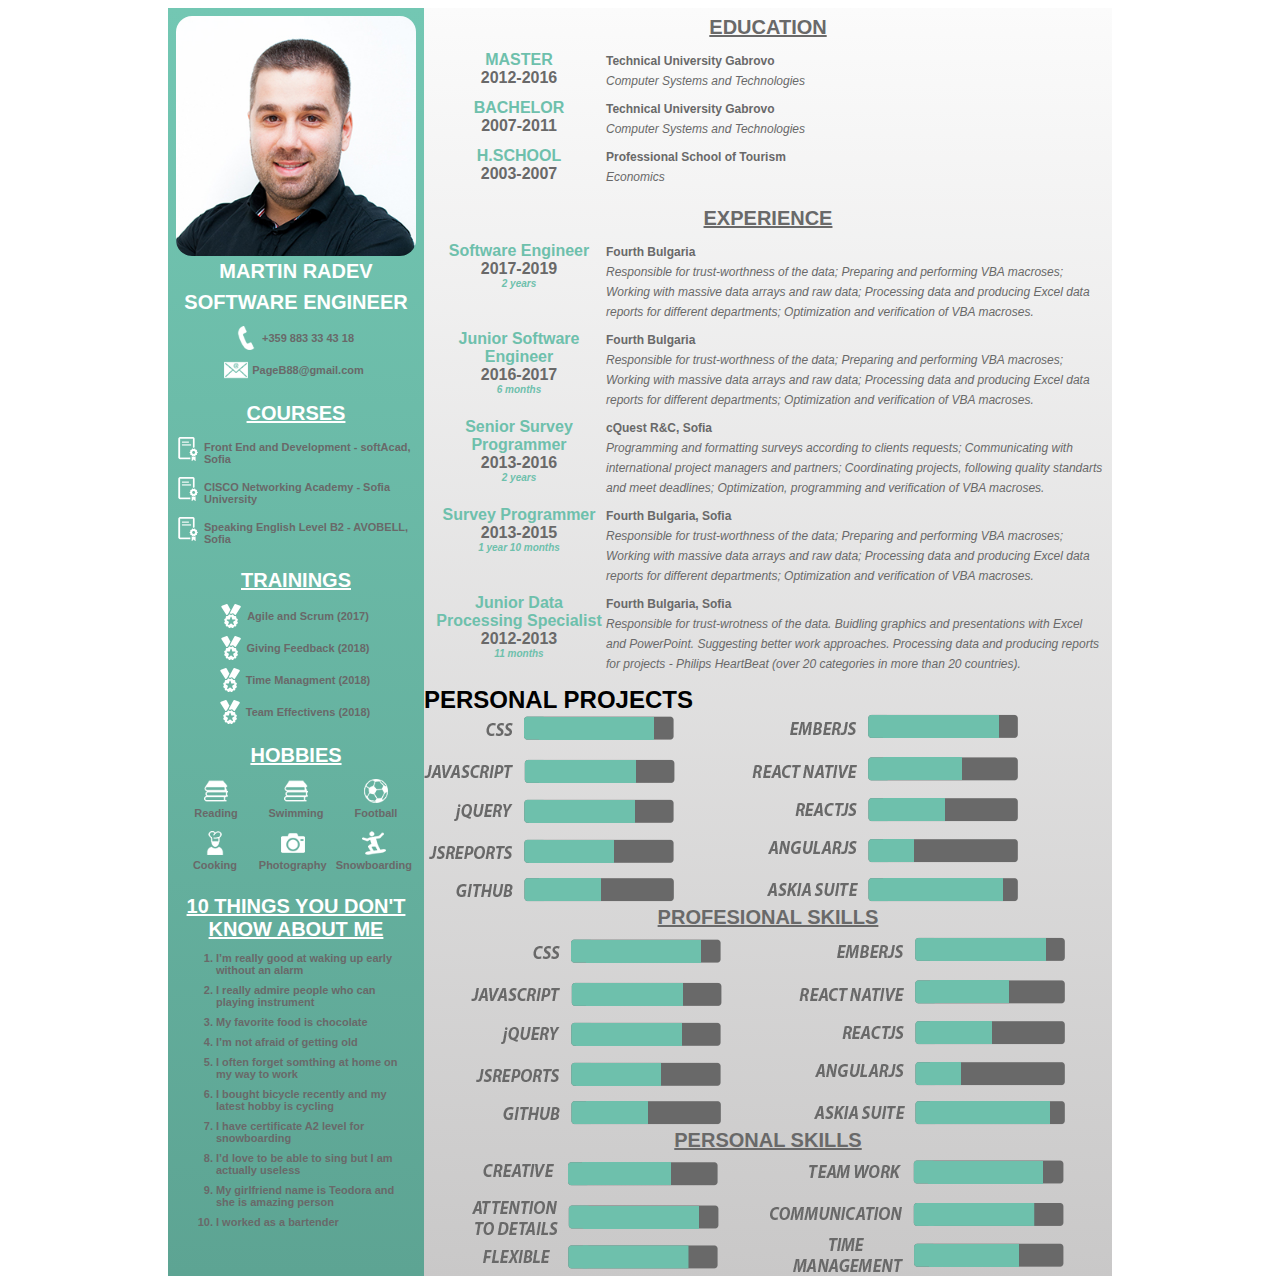
<file: index.html>
<!DOCTYPE html>
<html lang="en">
<head>
    <meta charset="UTF-8">
    <title>CV - Martin Radev</title>
    <link rel="stylesheet" href="css/styles.css">
</head>
<body>
    <div class="wraper">
        <div class="biography">
            <section class="leftSection">
                <article class="about">
                    <img  class="about__portrait" src="images/martin.jpg" alt="Martin Radev">
                    <h1 class="about__nickname">MARTIN RADEV</h1>
                    <h2 class="about__profession">SOFTWARE ENGINEER</h2>
                        <div class="about__content">
                            <img class="about__icon" src="images/icons/phone.png" alt="+359 883 33 43 18">
                            <p class="about__name">+359 883 33 43 18</p>
                        </div>
                        <div class="about__content">
                            <img class="about__icon" src="images/icons/email.png" alt="PageB88@gmail.com">
                            <p class="about__name">PageB88@gmail.com</p>
                        </div>
                </article>
                <article class="course">
                    <h2 class="course__title">COURSES</h2>
                    <div class="course__content">
                        <img class="course__icon" src="images/icons/diploma.png" alt="Front End and Development - softAcad Sofia">
                        <p class="course__name">Front End and Development - softAcad, Sofia</p>
                    </div>
                    <div class="course__content">
                        <img class="course__icon" src="images/icons/diploma.png" alt="CISCO Networking Academy - Sofia University">
                        <p class="course__name">CISCO Networking Academy - Sofia University</p>
                    </div>
                    <div class="course__content">
                        <img class="course__icon" src="images/icons/diploma.png" alt="Speaking English Level B2 - AVOBELL, Sofia">
                        <p class="course__name">Speaking English Level B2 - AVOBELL, Sofia</p>
                    </div>
                </article>
                <article class="training">
                    <h2 class="training__title">TRAININGS</h2>
                    <div class="training__content">
                        <img class="training__icon" src="images/icons/diploma2.png" alt="Agile and Scrum">
                        <p class="training__name">Agile and Scrum (2017)</p>
                    </div>
                    <div class="training__content">
                        <img class="training__icon" src="images/icons/diploma2.png" alt="Giving Feedback">
                        <p class="training__name">Giving Feedback (2018)</p>
                    </div>
                    <div class="training__content">
                        <img class="training__icon" src="images/icons/diploma2.png" alt="Time Managment">
                        <p class="training__name">Time Managment (2018)</p>
                    </div>
                    <div class="training__content">
                        <img class="training__icon" src="images/icons/diploma2.png" alt="Team Effectivens">
                        <p class="training__name">Team Effectivens (2018)</p>
                    </div>
                </article>
                <article class="hobby">
                    <h2 class="hobby__title">HOBBIES</h2>
                    <div class="hobby__content">
                        <div class="hobby__wrapper">
                            <img class="hobby__icon" src="images/icons/book.png" alt="Reading">
                            <p class="hobby__name">Reading</p>
                        </div>
                        <div class="hobby__wrapper">
                            <img class="hobby__icon" src="images/icons/book.png" alt="Swimming">
                            <p class="hobby__name">Swimming</p>
                        </div>
                        <div class="hobby__wrapper">
                            <img class="hobby__icon" src="images/icons/football.png" alt="Football">
                            <p class="hobby__name">Football</p>
                        </div>
                    </div>
                    <div class="hobby__content">
                            <div class="hobby__wrapper">
                                <img class="hobby__icon" src="images/icons/cooker.png" alt="Cooking">
                                <p class="hobby__name">Cooking</p>
                            </div>
                            <div class="hobby__wrapper">
                                <img class="hobby__icon" src="images/icons/photo.png" alt="Photography">
                                <p class="hobby__name">Photography</p>
                            </div>
                            <div class="hobby__wrapper">
                                <img class="hobby__icon" src="images/icons/snowboard.png" alt="Snowboarding">
                                <p class="hobby__name">Snowboarding</p>
                            </div>
                        </div>
                </article>
                <article class="about">
                    <h2 class="about__title">10 THINGS YOU DON'T KNOW ABOUT ME</h2>
                    <ol class="about__list">
                        <li class="about__list-item">I’m really good at waking up early without an alarm</li>
                        <li class="about__list-item">I really admire people who can playing instrument</li>
                        <li class="about__list-item">My favorite food is chocolate</li>
                        <li class="about__list-item">I’m not afraid of getting old</li>
                        <li class="about__list-item">I often forget somthing at home on my way to work</li>
                        <li class="about__list-item">I bought bicycle recently and my latest hobby is cycling</li>
                        <li class="about__list-item">I have certificate A2 level for snowboarding</li>
                        <li class="about__list-item">I’d love to be able to sing but I am actually useless</li>
                        <li class="about__list-item">My girlfriend name is Teodora and she is amazing person</li>
                        <li class="about__list-item">I worked as a bartender</li>
                    </ol>
                </article>
            </section>

            <section class="rightSection">
                <article class="education">
                    <h2 class="education__title">EDUCATION</h2>
                    <div class="education__content">
                        <div class="education__degree-form">
                            <p class="education__degree-type">MASTER</p>
                            <p class="education__degree-year">2012-2016</p>
                        </div>
                        <div class="education__establishment-form">
                            <p class="education__name">Technical University Gabrovo</p>
                            <p class="education__profile">Computer Systems and Technologies</p>
                        </div>
                    </div>
                    <div class="education__content">
                        <div class="education__degree-form">
                            <p class="education__degree-type">BACHELOR</p>
                            <p class="education__degree-year">2007-2011</p>
                        </div>
                        <div class="education__establishment-form">
                            <p class="education__name">Technical University Gabrovo</p>
                            <p class="education__profile">Computer Systems and Technologies</p>
                        </div>
                    </div>
                    <div class="education__content">
                        <div class="education__degree-form">
                            <p class="education__degree-type">H.SCHOOL</p>
                            <p class="education__degree-year">2003-2007</p>
                        </div>
                        <div class="education__establishment-form">
                            <p class="education__name">Professional School of Tourism</p>
                            <p class="education__profile">Economics</p>
                        </div>
                    </div>
                </article>
                <article class="experience">
                    <h2 class="experience__title">EXPERIENCE</h2>
                    <div class="experience__content">
                        <div class="experience__degree-form">
                            <p class="experience__degree-type">Software Engineer</p>
                            <p class="experience__degree-year">2017-2019</p>
                            <p class="experience__degree-period">2 years</p>
                        </div>
                        <div class="experience__establishment-form">
                            <p class="experience__name">Fourth Bulgaria</p>
                            <p class="experience__profile">Responsible for trust-worthness of the data; Preparing and performing VBA macroses; Working with massive data arrays and raw data; Processing data and producing Excel data reports for different departments; Optimization and verification of VBA macroses.</p>
                        </div>
                    </div>
                    <div class="experience__content">
                        <div class="experience__degree-form">
                            <p class="experience__degree-type">Junior Software Engineer</p>
                            <p class="experience__degree-year">2016-2017</p>
                            <p class="experience__degree-period">6 months</p>
                        </div>
                        <div class="experience__establishment-form">
                            <p class="experience__name">Fourth Bulgaria</p>
                            <p class="experience__profile">Responsible for trust-worthness of the data; Preparing and performing VBA macroses; Working with massive data arrays and raw data; Processing data and producing Excel data reports for different departments; Optimization and verification of VBA macroses.</p>
                        </div>
                    </div>
                    <div class="experience__content">
                        <div class="experience__degree-form">
                            <p class="experience__degree-type">Senior Survey Programmer</p>
                            <p class="experience__degree-year">2013-2016</p>
                            <p class="experience__degree-period">2 years</p>
                        </div>
                        <div class="experience__establishment-form">
                            <p class="experience__name">cQuest R&C, Sofia</p>
                            <p class="experience__profile">Programming and formatting surveys according to clients requests; Communicating with international project managers and partners; Coordinating projects, following quality standarts and meet deadlines; Optimization, programming and verification of VBA macroses.</p>
                        </div>
                    </div>
                    <div class="experience__content">
                        <div class="experience__degree-form">
                            <p class="experience__degree-type">Survey Programmer</p>
                            <p class="experience__degree-year">2013-2015</p>
                            <p class="experience__degree-period">1 year 10 months</p>
                        </div>
                        <div class="experience__establishment-form">
                            <p class="experience__name">Fourth Bulgaria, Sofia</p>
                            <p class="experience__profile">Responsible for trust-worthness of the data; Preparing and performing VBA macroses; Working with massive data arrays and raw data; Processing data and producing Excel data reports for different departments; Optimization and verification of VBA macroses.</p>
                        </div>
                    </div>
                    <div class="experience__content">
                        <div class="education__degree-form">
                            <p class="education__degree-type">Junior Data Processing Specialist</p>
                            <p class="education__degree-year">2012-2013</p>
                            <p class="education__degree-period">11 months</p>
                        </div>
                        <div class="education__establishment-form">
                            <p class="education__name">Fourth Bulgaria, Sofia</p>
                            <p class="education__profile">Responsible for trust-wrotness of the data. Buidling graphics and presentations with Excel and PowerPoint. Suggesting better work approaches. Processing data and producing reports for projects - Philips HeartBeat (over 20 categories in more than 20 countries).</p>
                        </div>
                    </div>
                </article>
                <article class="projects">
                    <!-- <img src="images/person.png" alt="Professional Skills"> -->
                    <h2 class="projects__title">PERSONAL PROJECTS</h2>
                    <div class="projects__image">
                        <img src="images/bar_1.png" alt="Professional Skills">
                    </div>
                </article>
                <article class="professional">
                    <!-- <img src="images/person.png" alt="Professional Skills"> -->
                    <h2 class="personal__title">PROFESIONAL SKILLS</h2>
                    <div class="professional__image">
                        <img src="images/bar_1.png" alt="Professional Skills">
                    </div>
                </article>
                <article class="personal">
                    <!-- <img src="images/business.png" alt="Personals Skills"> -->
                    <h2 class="personal__title">PERSONAL SKILLS</h2>
                    <div class="personal__image">
                        <img src="images/bar_2.png" alt="Personals Skills">
                    </div>
                </article>
            </section>
        </div>
    </div>
</body>
<script></script>
</html>
</file>
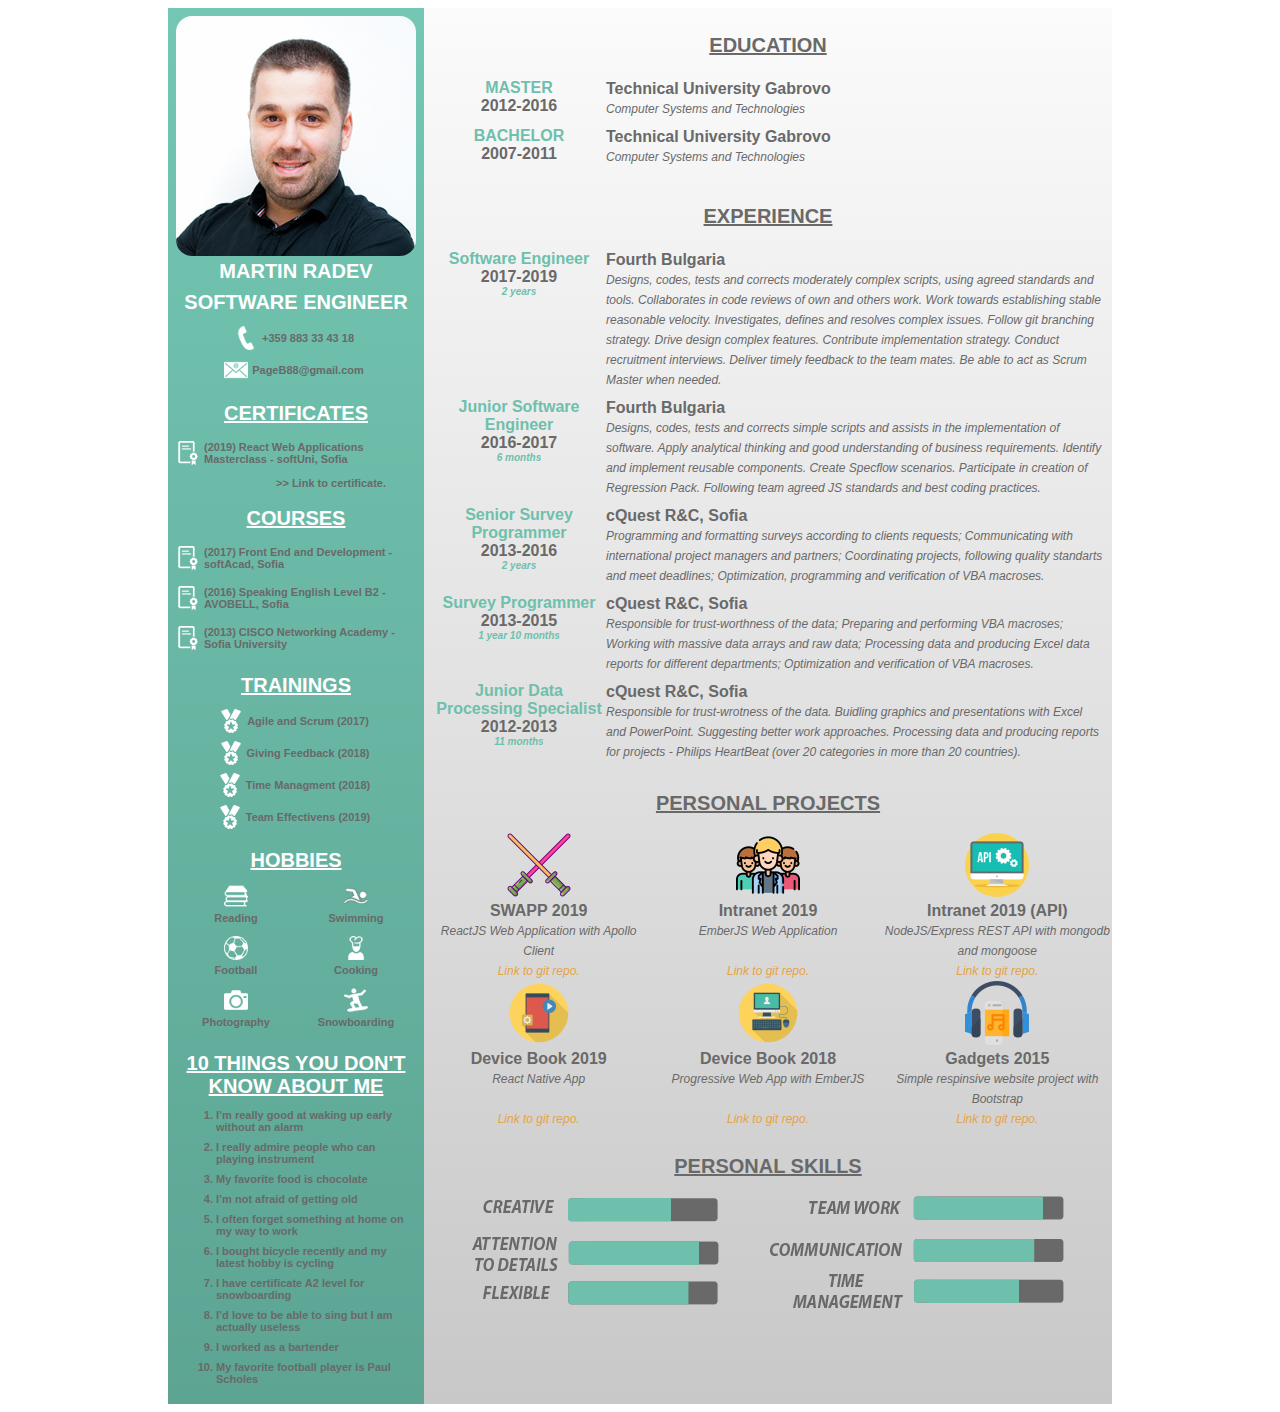
<file: public/index.html>
<!DOCTYPE html>
<html lang="en">
<head>
    <meta charset="UTF-8">
    <title>CV - Martin Radev</title>
    <link rel="stylesheet" href="css/styles.css">
</head>
<body>
    <div class="wraper">
        <div class="biography">
            <section class="leftSection">
                <article class="about">
                    <img  class="about__portrait" src="images/martin.jpg" alt="Martin Radev">
                    <h1 class="about__nickname">MARTIN RADEV</h1>
                    <h2 class="about__profession">SOFTWARE ENGINEER</h2>
                        <div class="about__content">
                            <img class="about__icon" src="images/icons/phone.png" alt="+359 883 33 43 18">
                            <p class="about__name">+359 883 33 43 18</p>
                        </div>
                        <div class="about__content">
                            <img class="about__icon" src="images/icons/email.png" alt="PageB88@gmail.com">
                            <p class="about__name">PageB88@gmail.com</p>
                        </div>
                </article>
                <article class="course">
                    <h2 class="course__title">CERTIFICATES</h2>
                    <div class="course__content">
                        <img class="course__icon" src="images/icons/diploma.png" alt="React Web Applications Masterclass - softUni Sofia">
                        <p class="course__name">(2019) React Web Applications Masterclass - softUni, Sofia</p>
                    </div>
                    <a class="course__link"  target="_blank" href="https://softuni.bg/certificates/details/72698/195abf17">>> Link to certificate.</a>
                </article>
                <article class="course">
                    <h2 class="course__title">COURSES</h2>
                    <div class="course__content">
                        <img class="course__icon" src="images/icons/diploma.png" alt="Front End and Development - softAcad Sofia">
                        <p class="course__name">(2017) Front End and Development - softAcad, Sofia</p>
                    </div>
                    <div class="course__content">
                        <img class="course__icon" src="images/icons/diploma.png" alt="Speaking English Level B2 - AVOBELL, Sofia">
                        <p class="course__name">(2016) Speaking English Level B2 - AVOBELL, Sofia</p>
                    </div>
                    <div class="course__content">
                        <img class="course__icon" src="images/icons/diploma.png" alt="CISCO Networking Academy - Sofia University">
                        <p class="course__name">(2013) CISCO Networking Academy - Sofia University</p>
                    </div>
                </article>
                <article class="training">
                    <h2 class="training__title">TRAININGS</h2>
                    <div class="training__content">
                        <img class="training__icon" src="images/icons/diploma2.png" alt="Agile and Scrum">
                        <p class="training__name">Agile and Scrum (2017)</p>
                    </div>
                    <div class="training__content">
                        <img class="training__icon" src="images/icons/diploma2.png" alt="Giving Feedback">
                        <p class="training__name">Giving Feedback (2018)</p>
                    </div>
                    <div class="training__content">
                        <img class="training__icon" src="images/icons/diploma2.png" alt="Time Managment">
                        <p class="training__name">Time Managment (2018)</p>
                    </div>
                    <div class="training__content">
                        <img class="training__icon" src="images/icons/diploma2.png" alt="Team Effectivens">
                        <p class="training__name">Team Effectivens (2019)</p>
                    </div>
                </article>
                <article class="hobby">
                    <h2 class="hobby__title">HOBBIES</h2>
                    <div class="hobby__content">
                        <div class="hobby__wrapper">
                            <img class="hobby__icon" src="images/icons/book.png" alt="Reading">
                            <p class="hobby__name">Reading</p>
                        </div>
                        <div class="hobby__wrapper">
                            <img class="hobby__icon" src="images/icons/swimming.png" alt="Swimming">
                            <p class="hobby__name">Swimming</p>
                        </div>
                    </div>
                    <div class="hobby__content">
                        <div class="hobby__wrapper">
                            <img class="hobby__icon" src="images/icons/football.png" alt="Football">
                            <p class="hobby__name">Football</p>
                        </div>
                        <div class="hobby__wrapper">
                            <img class="hobby__icon" src="images/icons/cooker.png" alt="Cooking">
                            <p class="hobby__name">Cooking</p>
                        </div>
                    </div>
                    <div class="hobby__content">
                        <div class="hobby__wrapper">
                            <img class="hobby__icon" src="images/icons/photo.png" alt="Photography">
                            <p class="hobby__name">Photography</p>
                        </div>
                        <div class="hobby__wrapper">
                            <img class="hobby__icon" src="images/icons/snowboard.png" alt="Snowboarding">
                            <p class="hobby__name">Snowboarding</p>
                        </div>
                    </div>
                </article>
                <article class="about">
                    <h2 class="about__title">10 THINGS YOU DON'T KNOW ABOUT ME</h2>
                    <ol class="about__list">
                        <li class="about__list-item">I’m really good at waking up early without an alarm</li>
                        <li class="about__list-item">I really admire people who can playing instrument</li>
                        <li class="about__list-item">My favorite food is chocolate</li>
                        <li class="about__list-item">I’m not afraid of getting old</li>
                        <li class="about__list-item">I often forget something at home on my way to work</li>
                        <li class="about__list-item">I bought bicycle recently and my latest hobby is cycling</li>
                        <li class="about__list-item">I have certificate A2 level for snowboarding</li>
                        <li class="about__list-item">I’d love to be able to sing but I am actually useless</li>
                        <li class="about__list-item">I worked as a bartender</li>
                        <li class="about__list-item">My favorite football player is Paul Scholes</li>
                    </ol>
                </article>
            </section>

            <section class="rightSection">
                <article class="education">
                    <h2 class="education__title">EDUCATION</h2>
                    <div class="education__content">
                        <div class="education__degree-form">
                            <p class="education__degree-type">MASTER</p>
                            <p class="education__degree-year">2012-2016</p>
                        </div>
                        <div class="education__establishment-form">
                            <p class="education__name">Technical University Gabrovo</p>
                            <p class="education__profile">Computer Systems and Technologies</p>
                        </div>
                    </div>
                    <div class="education__content">
                        <div class="education__degree-form">
                            <p class="education__degree-type">BACHELOR</p>
                            <p class="education__degree-year">2007-2011</p>
                        </div>
                        <div class="education__establishment-form">
                            <p class="education__name">Technical University Gabrovo</p>
                            <p class="education__profile">Computer Systems and Technologies</p>
                        </div>
                    </div>
                    <!-- <div class="education__content">
                        <div class="education__degree-form">
                            <p class="education__degree-type">H.SCHOOL</p>
                            <p class="education__degree-year">2003-2007</p>
                        </div>
                        <div class="education__establishment-form">
                            <p class="education__name">Professional School of Tourism</p>
                            <p class="education__profile">Economics</p>
                        </div>
                    </div> -->
                </article>
                <article class="experience">
                    <h2 class="experience__title">EXPERIENCE</h2>
                    <div class="experience__content">
                        <div class="experience__degree-form">
                            <p class="experience__degree-type">Software Engineer</p>
                            <p class="experience__degree-year">2017-2019</p>
                            <p class="experience__degree-period">2 years</p>
                        </div>
                        <div class="experience__establishment-form">
                            <p class="experience__name">Fourth Bulgaria</p>
                            <p class="experience__profile">Designs, codes, tests and corrects moderately complex scripts, using agreed standards and tools. Collaborates in code reviews of own and others work. Work towards establishing stable reasonable velocity. Investigates, defines and resolves complex issues. Follow git branching strategy. Drive design complex features. Contribute implementation strategy. Conduct recruitment interviews. Deliver timely feedback to the team mates. Be able to act as Scrum Master when needed.</p>
                        </div>
                    </div>
                    <div class="experience__content">
                        <div class="experience__degree-form">
                            <p class="experience__degree-type">Junior Software Engineer</p>
                            <p class="experience__degree-year">2016-2017</p>
                            <p class="experience__degree-period">6 months</p>
                        </div>
                        <div class="experience__establishment-form">
                            <p class="experience__name">Fourth Bulgaria</p>
                            <p class="experience__profile">Designs, codes, tests and corrects simple scripts and assists in the implementation of software. Apply analytical thinking and good understanding of business requirements. Identify and implement reusable components. Create Specflow scenarios. Participate in creation of Regression Pack. Following team agreed JS standards and best coding practices.</p>
                        </div>
                    </div>
                    <div class="experience__content">
                        <div class="experience__degree-form">
                            <p class="experience__degree-type">Senior Survey Programmer</p>
                            <p class="experience__degree-year">2013-2016</p>
                            <p class="experience__degree-period">2 years</p>
                        </div>
                        <div class="experience__establishment-form">
                            <p class="experience__name">cQuest R&C, Sofia</p>
                            <p class="experience__profile">Programming and formatting surveys according to clients requests; Communicating with international project managers and partners; Coordinating projects, following quality standarts and meet deadlines; Optimization, programming and verification of VBA macroses.</p>
                        </div>
                    </div>
                    <div class="experience__content">
                        <div class="experience__degree-form">
                            <p class="experience__degree-type">Survey Programmer</p>
                            <p class="experience__degree-year">2013-2015</p>
                            <p class="experience__degree-period">1 year 10 months</p>
                        </div>
                        <div class="experience__establishment-form">
                            <p class="experience__name">cQuest R&C, Sofia</p>
                            <p class="experience__profile">Responsible for trust-worthness of the data; Preparing and performing VBA macroses; Working with massive data arrays and raw data; Processing data and producing Excel data reports for different departments; Optimization and verification of VBA macroses.</p>
                        </div>
                    </div>
                    <div class="experience__content">
                        <div class="experience__degree-form">
                            <p class="experience__degree-type">Junior Data Processing Specialist</p>
                            <p class="experience__degree-year">2012-2013</p>
                            <p class="experience__degree-period">11 months</p>
                        </div>
                        <div class="experience__establishment-form">
                            <p class="experience__name">cQuest R&C, Sofia</p>
                            <p class="experience__profile">Responsible for trust-wrotness of the data. Buidling graphics and presentations with Excel and PowerPoint. Suggesting better work approaches. Processing data and producing reports for projects - Philips HeartBeat (over 20 categories in more than 20 countries).</p>
                        </div>
                    </div>
                </article>
                <article class="projects">
                    <h2 class="projects__title">PERSONAL PROJECTS</h2>
                    <div class="projects__content">
                        <div class="projects__item">
                            <img class="projects__image" src="images/swapp.png" alt="ReactJS Web Application with Apollo Client">
                            <p class="projects__name">SWAPP 2019</p>
                            <p class="projects__description">ReactJS Web Application with Apollo Client</p>
                            <a class="projects__link" target="_blank" href="https://github.com/PageB/swapp">Link to git repo.</a>
                        </div>
                        <div class="projects__item">
                            <img class="projects__image" src="images/intranet-app.png" alt="EmberJS Web Application">
                            <p class="projects__name">Intranet 2019</p>
                            <p class="projects__description">EmberJS Web Application</p>
                            <a class="projects__link" target="_blank" href="https://github.com/PageB/intranet-app">Link to git repo.</a>
                        </div>
                        <div class="projects__item">
                            <img class="projects__image" src="images/intranet-api.png" alt="NodeJS/Express REST API with mongodb and mongoose">
                            <p class="projects__name">Intranet 2019 (API)</p>
                            <p class="projects__description">NodeJS/Express REST API with mongodb and mongoose</p>
                            <a class="projects__link"  target="_blank" href="https://github.com/PageB/intranet-api">Link to git repo.</a>
                        </div>
                    </div>
                    <div class="projects__content">
                        <div class="projects__item">
                            <img class="projects__image" src="images/device-book-native.png" alt="React Native App">
                            <p class="projects__name">Device Book 2019</p>
                            <p class="projects__description">React Native App</p>
                            <a class="projects__link" target="_blank" href="https://github.com/martinrradev/native-device-book">Link to git repo.</a>
                        </div>
                        <div class="projects__item">
                            <img class="projects__image" src="images/device-book-web.png" alt="Progressive Web App with EmberJS">
                            <p class="projects__name">Device Book 2018</p>
                            <p class="projects__description">Progressive Web App with EmberJS</p>
                            <a class="projects__link" target="_blank" href="https://github.com/PageB/device-book-app">Link to git repo.</a>
                        </div>
                        <div class="projects__item">
                            <img class="projects__image" src="images/gadgets.png" alt="Simple respinsive website project with Bootstrap">
                            <p class="projects__name">Gadgets 2015</p>
                            <p class="projects__description">Simple respinsive website project with Bootstrap</p>
                            <a class="projects__link"  target="_blank" href="https://github.com/PageB/gadget-website">Link to git repo.</a>
                        </div>
                    </div>
                </article>
                <!-- <article class="professional">
                    <img src="images/person.png" alt="Professional Skills">
                    <h2 class="personal__title">PROFESIONAL SKILLS</h2>
                    <div class="professional__image">
                        <img src="images/bar_1.png" alt="Professional Skills">
                    </div>
                </article> -->
                <article class="personal">
                    <!-- <img src="images/business.png" alt="Personals Skills"> -->
                    <h2 class="personal__title">PERSONAL SKILLS</h2>
                    <div class="personal__image">
                        <img src="images/bar_2.png" alt="Personals Skills">
                    </div>
                </article>
            </section>
        </div>
    </div>
</body>
<script></script>
</html>
</file>
<file: css/styles.css>
body, div, p, h1, h2, h3, h3, h4, h5, h6, p {
  padding: 0;
  margin: 0;
  box-sizing: border-box;
}

.biography {
  width: 960px;
  height: auto;
  margin: 0 auto;
  padding: 8px;
  font-family: Verdana, Geneva, Tahoma, sans-serif;
  font-size: 16px;
  font-weight: bold;
  display: flex;
  flex-direction: row;
  flex-wrap: nowrap;
  justify-content: flex-start;
}

.leftSection {
  background: #73c7b3;
  background: -moz-linear-gradient(top, #73c7b3 0%, #5da493 100%);
  background: -webkit-gradient(left top, left bottom, color-stop(0%, #73c7b3), color-stop(100%, #5da493));
  background: -webkit-linear-gradient(top, #73c7b3 0%, #5da493 100%);
  background: -o-linear-gradient(top, #73c7b3 0%, #5da493 100%);
  background: -ms-linear-gradient(top, #73c7b3 0%, #5da493 100%);
  background: linear-gradient(to bottom, #73c7b3 0%, #5da493 100%);
  filter: progid:DXImageTransform.Microsoft.gradient( startColorstr="#73c7b3", endColorstr="#5da493", GradientType=0 );
  display: flex;
  flex-direction: column;
  flex-wrap: nowrap;
  justify-content: flex-start;
  flex-grow: 1;
}

.rightSection {
  background: #fbfbfb;
  background: -moz-linear-gradient(top, #fbfbfb 0%, #c9c8c8 100%);
  background: -webkit-gradient(left top, left bottom, color-stop(0%, #fbfbfb), color-stop(100%, #c9c8c8));
  background: -webkit-linear-gradient(top, #fbfbfb 0%, #c9c8c8 100%);
  background: -o-linear-gradient(top, #fbfbfb 0%, #c9c8c8 100%);
  background: -ms-linear-gradient(top, #fbfbfb 0%, #c9c8c8 100%);
  background: linear-gradient(to bottom, #fbfbfb 0%, #c9c8c8 100%);
  filter: progid:DXImageTransform.Microsoft.gradient( startColorstr="#fbfbfb", endColorstr="#c9c8c8", GradientType=0 );
  display: flex;
  flex-direction: column;
  flex-wrap: nowrap;
  justify-content: flex-start;
  flex-grow: 3;
}

.course, .training, .hobby {
  padding: 8px;
}
.course__title, .training__title, .hobby__title {
  font-weight: bold;
  font-size: 20px;
  text-decoration: underline;
  text-align: center;
  color: white;
  margin-bottom: 8px;
}
.course__content, .training__content, .hobby__content {
  display: flex;
  flex-direction: row;
  justify-content: center;
  padding: 4px 0px;
}
.course__wrapper, .training__wrapper, .hobby__wrapper {
  display: flex;
  flex-direction: column;
  flex: 1;
  align-items: center;
}
.course__icon, .training__icon, .hobby__icon {
  color: white;
  width: 24px;
  height: 24px;
}
.course__name, .training__name, .hobby__name {
  align-self: center;
  font-weight: bold;
  font-size: 11px;
  color: #696969;
  margin: 4px;
}

.about {
  text-align: center;
  padding: 8px;
}
.about__title {
  font-weight: bold;
  font-size: 20px;
  text-decoration: underline;
  text-align: center;
  color: white;
  margin-bottom: 8px;
}
.about__content {
  display: flex;
  flex-direction: row;
  justify-content: center;
  padding: 4px 0px;
}
.about__icon {
  color: white;
  width: 24px;
  height: 24px;
}
.about__name {
  align-self: center;
  font-weight: bold;
  font-size: 11px;
  color: #696969;
  margin: 4px;
}
.about__list {
  text-align: start;
  align-self: center;
  font-weight: bold;
  font-size: 11px;
  color: #696969;
}
.about__list-item {
  margin: 8px 0px;
}
.about__nickname {
  font-weight: bold;
  font-size: 20px;
  text-align: center;
  color: white;
  margin-bottom: 8px;
}
.about__profession {
  font-weight: bold;
  font-size: 20px;
  text-align: center;
  color: white;
  margin-bottom: 8px;
}
.about__portrait {
  text-align: center;
  width: 240px;
  height: auto;
  border-radius: 16px;
}

.education, .experience {
  padding: 8px;
}
.education__title, .experience__title {
  font-weight: bold;
  font-size: 20px;
  text-decoration: underline;
  text-align: center;
  color: #696969;
  margin-bottom: 8px;
}
.education__content, .experience__content {
  display: flex;
  flex-direction: row;
  justify-content: center;
  padding: 4px 0px;
}
.education__degree-form, .experience__degree-form {
  display: flex;
  flex-direction: column;
  flex: 1;
  align-items: center;
  padding: 0px 4px;
}
.education__degree-type, .experience__degree-type {
  text-align: center;
  font-weight: bold;
  color: #6ec0ac;
}
.education__degree-year, .experience__degree-year {
  font-weight: bold;
  color: #696969;
}
.education__degree-period, .experience__degree-period {
  font-size: 10px;
  font-weight: bold;
  font-style: italic;
  color: #6ec0ac;
}
.education__establishment-form, .experience__establishment-form {
  display: flex;
  flex-direction: column;
  flex: 3;
  align-items: center;
}
.education__name, .experience__name {
  align-self: flex-start;
  font-weight: bold;
  font-size: 12px;
  line-height: 20px;
  color: #696969;
}
.education__profile, .experience__profile {
  align-self: flex-start;
  font-weight: normal;
  font-style: italic;
  font-size: 12px;
  line-height: 20px;
  color: #696969;
}

.professional, .personal {
  text-align: center;
}
.professional__title, .personal__title {
  font-weight: bold;
  font-size: 20px;
  text-decoration: underline;
  text-align: center;
  color: #696969;
  margin-bottom: 8px;
}

/*# sourceMappingURL=styles.css.map */
</file>
<file: public/css/styles.css>
body, div, p, h1, h2, h3, h3, h4, h5, h6, p {
  padding: 0;
  margin: 0;
  box-sizing: border-box;
}

.biography {
  width: 960px;
  height: auto;
  margin: 0 auto;
  padding: 8px;
  font-family: Verdana, Geneva, Tahoma, sans-serif;
  font-size: 16px;
  font-weight: bold;
  display: flex;
  flex-direction: row;
  flex-wrap: nowrap;
  justify-content: flex-start;
}

.leftSection {
  background: #73c7b3;
  background: -moz-linear-gradient(top, #73c7b3 0%, #5da493 100%);
  background: -webkit-gradient(left top, left bottom, color-stop(0%, #73c7b3), color-stop(100%, #5da493));
  background: -webkit-linear-gradient(top, #73c7b3 0%, #5da493 100%);
  background: -o-linear-gradient(top, #73c7b3 0%, #5da493 100%);
  background: -ms-linear-gradient(top, #73c7b3 0%, #5da493 100%);
  background: linear-gradient(to bottom, #73c7b3 0%, #5da493 100%);
  filter: progid:DXImageTransform.Microsoft.gradient( startColorstr="#73c7b3", endColorstr="#5da493", GradientType=0 );
  display: flex;
  flex-direction: column;
  flex-wrap: nowrap;
  justify-content: flex-start;
  flex-grow: 1;
}

.rightSection {
  background: #fbfbfb;
  background: -moz-linear-gradient(top, #fbfbfb 0%, #c9c8c8 100%);
  background: -webkit-gradient(left top, left bottom, color-stop(0%, #fbfbfb), color-stop(100%, #c9c8c8));
  background: -webkit-linear-gradient(top, #fbfbfb 0%, #c9c8c8 100%);
  background: -o-linear-gradient(top, #fbfbfb 0%, #c9c8c8 100%);
  background: -ms-linear-gradient(top, #fbfbfb 0%, #c9c8c8 100%);
  background: linear-gradient(to bottom, #fbfbfb 0%, #c9c8c8 100%);
  filter: progid:DXImageTransform.Microsoft.gradient( startColorstr="#fbfbfb", endColorstr="#c9c8c8", GradientType=0 );
  display: flex;
  flex-direction: column;
  flex-wrap: nowrap;
  justify-content: flex-start;
  flex-grow: 3;
}

.course, .training, .hobby {
  padding: 8px;
}
.course__title, .training__title, .hobby__title {
  font-weight: bold;
  font-size: 20px;
  text-decoration: underline;
  text-align: center;
  color: white;
  margin-bottom: 8px;
}
.course__content, .training__content, .hobby__content {
  display: flex;
  flex-direction: row;
  justify-content: center;
  padding: 4px 0px;
}
.course__wrapper, .training__wrapper, .hobby__wrapper {
  display: flex;
  flex-direction: column;
  flex: 1;
  align-items: center;
}
.course__icon, .training__icon, .hobby__icon {
  align-self: center;
  color: white;
  width: 24px;
  height: 24px;
}
.course__name, .training__name, .hobby__name {
  align-self: center;
  font-weight: bold;
  font-size: 11px;
  color: #696969;
  margin: 4px;
}
.course__link, .training__link, .hobby__link {
  text-decoration: none;
  align-self: center;
  font-weight: bold;
  font-size: 11px;
  color: #696969;
  margin-left: 100px;
}

.about {
  text-align: center;
  padding: 8px;
}
.about__title {
  font-weight: bold;
  font-size: 20px;
  text-decoration: underline;
  text-align: center;
  color: white;
  margin-bottom: 8px;
}
.about__content {
  display: flex;
  flex-direction: row;
  justify-content: center;
  padding: 4px 0px;
}
.about__icon {
  align-self: center;
  color: white;
  width: 24px;
  height: 24px;
}
.about__name {
  align-self: center;
  font-weight: bold;
  font-size: 11px;
  color: #696969;
  margin: 4px;
}
.about__list {
  text-align: start;
  align-self: center;
  font-weight: bold;
  font-size: 11px;
  color: #696969;
}
.about__list-item {
  margin: 8px 0px;
}
.about__nickname {
  font-weight: bold;
  font-size: 20px;
  text-align: center;
  color: white;
  margin-bottom: 8px;
}
.about__profession {
  font-weight: bold;
  font-size: 20px;
  text-align: center;
  color: white;
  margin-bottom: 8px;
}
.about__portrait {
  text-align: center;
  width: 240px;
  height: auto;
  border-radius: 16px;
}

.education, .experience {
  padding: 8px;
}
.education__title, .experience__title {
  font-weight: bold;
  font-size: 20px;
  text-decoration: underline;
  text-align: center;
  color: #696969;
  margin: 18px;
}
.education__content, .experience__content {
  display: flex;
  flex-direction: row;
  justify-content: center;
  padding: 4px 0px;
}
.education__degree-form, .experience__degree-form {
  display: flex;
  flex-direction: column;
  flex: 1;
  align-items: center;
  padding: 0px 4px;
}
.education__degree-type, .experience__degree-type {
  text-align: center;
  font-weight: bold;
  color: #6ec0ac;
}
.education__degree-year, .experience__degree-year {
  font-weight: bold;
  color: #696969;
}
.education__degree-period, .experience__degree-period {
  font-size: 10px;
  font-weight: bold;
  font-style: italic;
  color: #6ec0ac;
}
.education__establishment-form, .experience__establishment-form {
  display: flex;
  flex-direction: column;
  flex: 3;
  align-items: center;
}
.education__name, .experience__name {
  align-self: flex-start;
  font-weight: bold;
  font-size: 16px;
  line-height: 20px;
  color: #696969;
}
.education__profile, .experience__profile {
  align-self: flex-start;
  font-weight: normal;
  font-style: italic;
  font-size: 12px;
  line-height: 20px;
  color: #696969;
}

.professional, .personal {
  text-align: center;
  margin-bottom: 8px;
}
.professional__title, .personal__title {
  font-weight: bold;
  font-size: 20px;
  text-decoration: underline;
  text-align: center;
  color: #696969;
  margin: 18px;
}

.projects {
  text-align: center;
  margin-bottom: 8px;
}
.projects__title {
  font-weight: bold;
  font-size: 20px;
  text-decoration: underline;
  text-align: center;
  color: #696969;
  margin: 18px;
}
.projects__content {
  display: flex;
  flex-direction: row;
  justify-content: center;
}
.projects__item {
  flex: 1;
}
.projects__name {
  align-self: flex-start;
  font-weight: bold;
  font-size: 16px;
  line-height: 20px;
  color: #696969;
}
.projects__description {
  align-self: flex-start;
  font-weight: normal;
  font-style: italic;
  font-size: 12px;
  line-height: 20px;
  color: #696969;
  height: 40px;
}
.projects__link {
  align-self: flex-start;
  font-weight: normal;
  font-style: italic;
  font-size: 12px;
  text-decoration: none;
  line-height: 20px;
  color: #e5a345;
}

/*# sourceMappingURL=styles.css.map */
</file>
